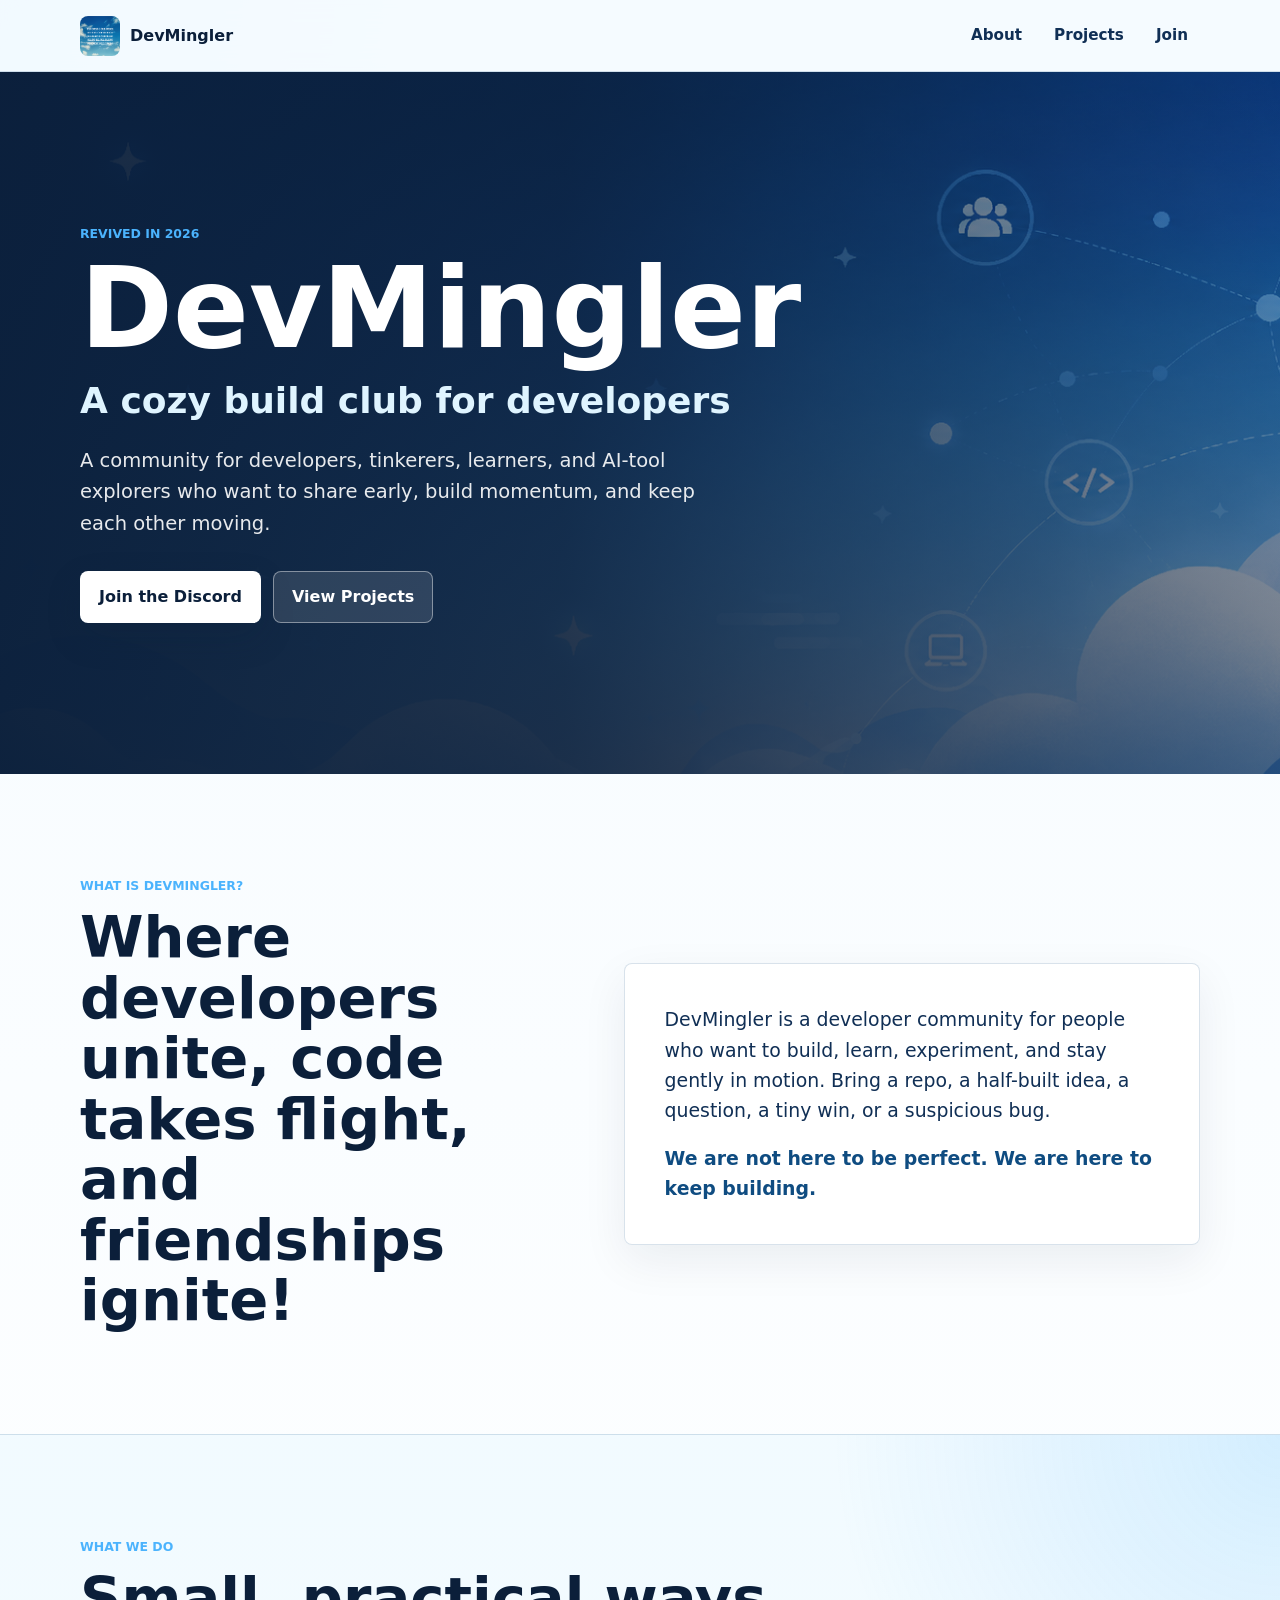
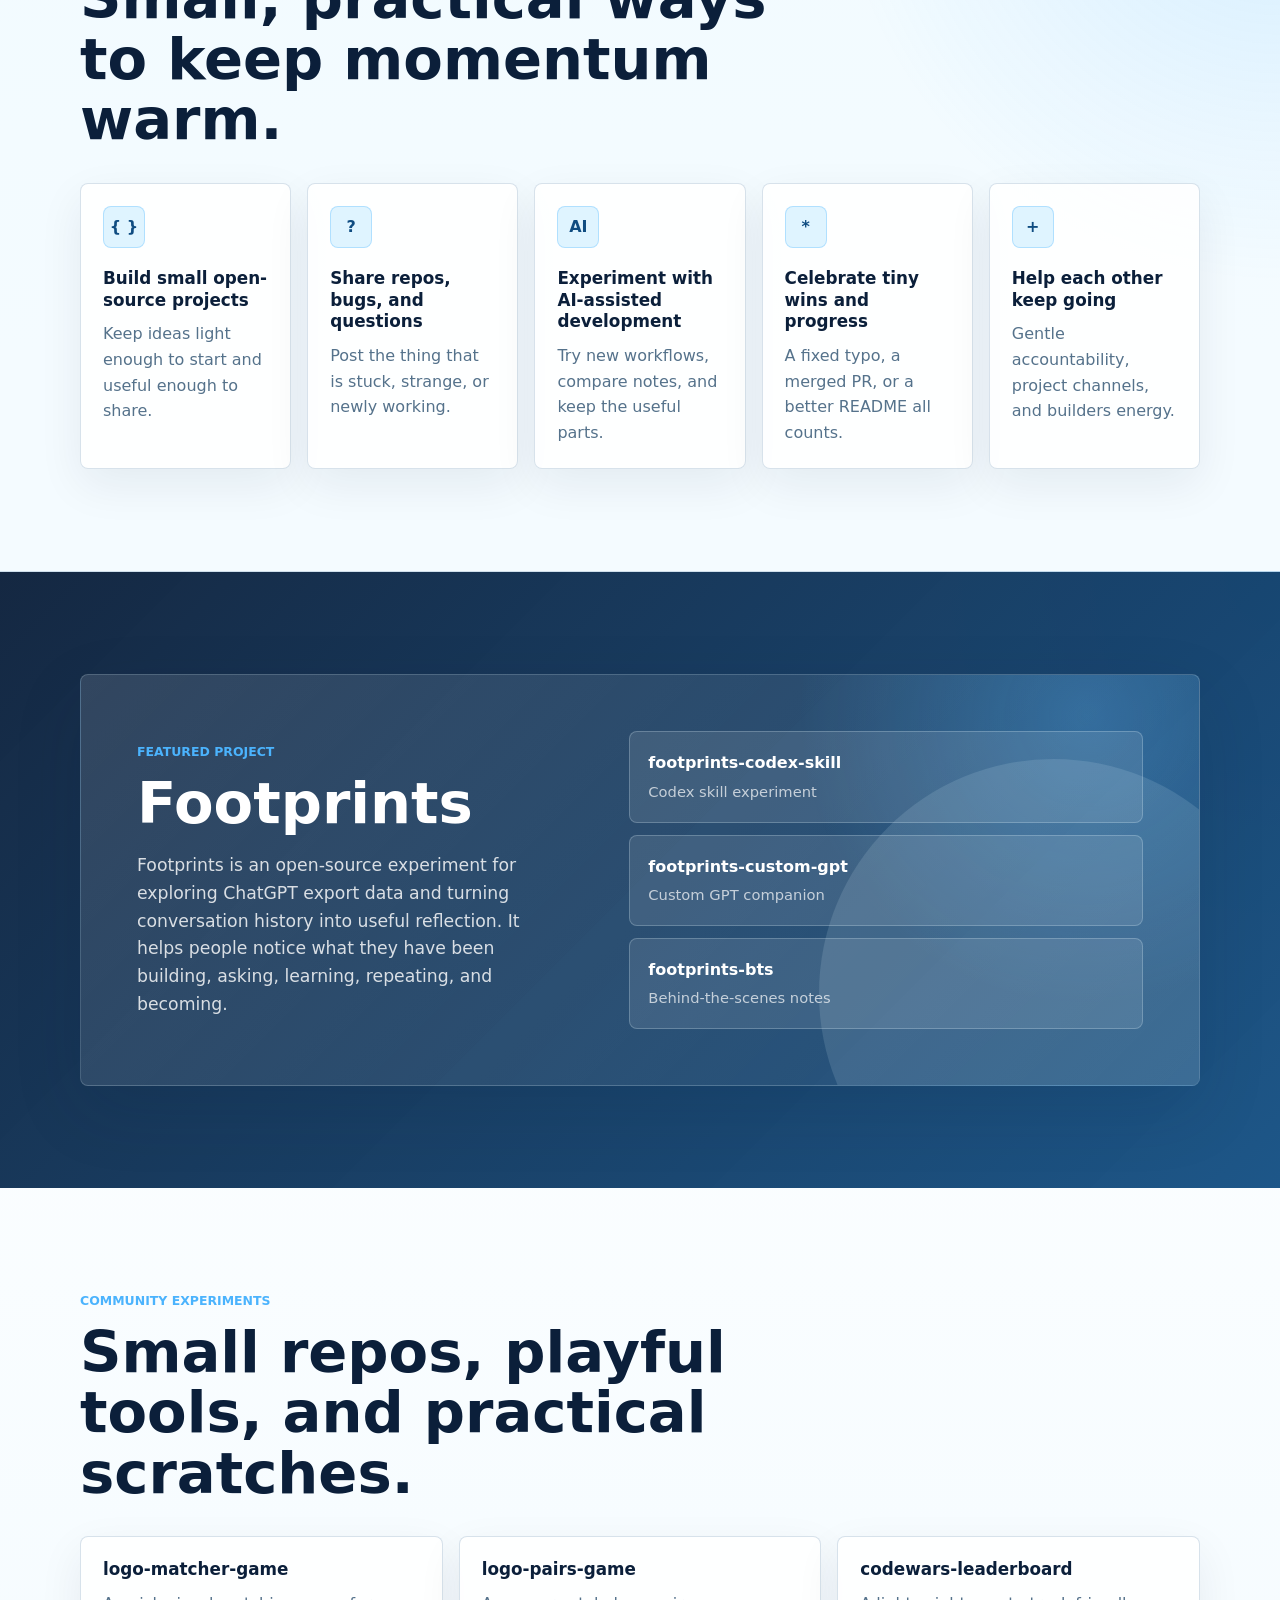
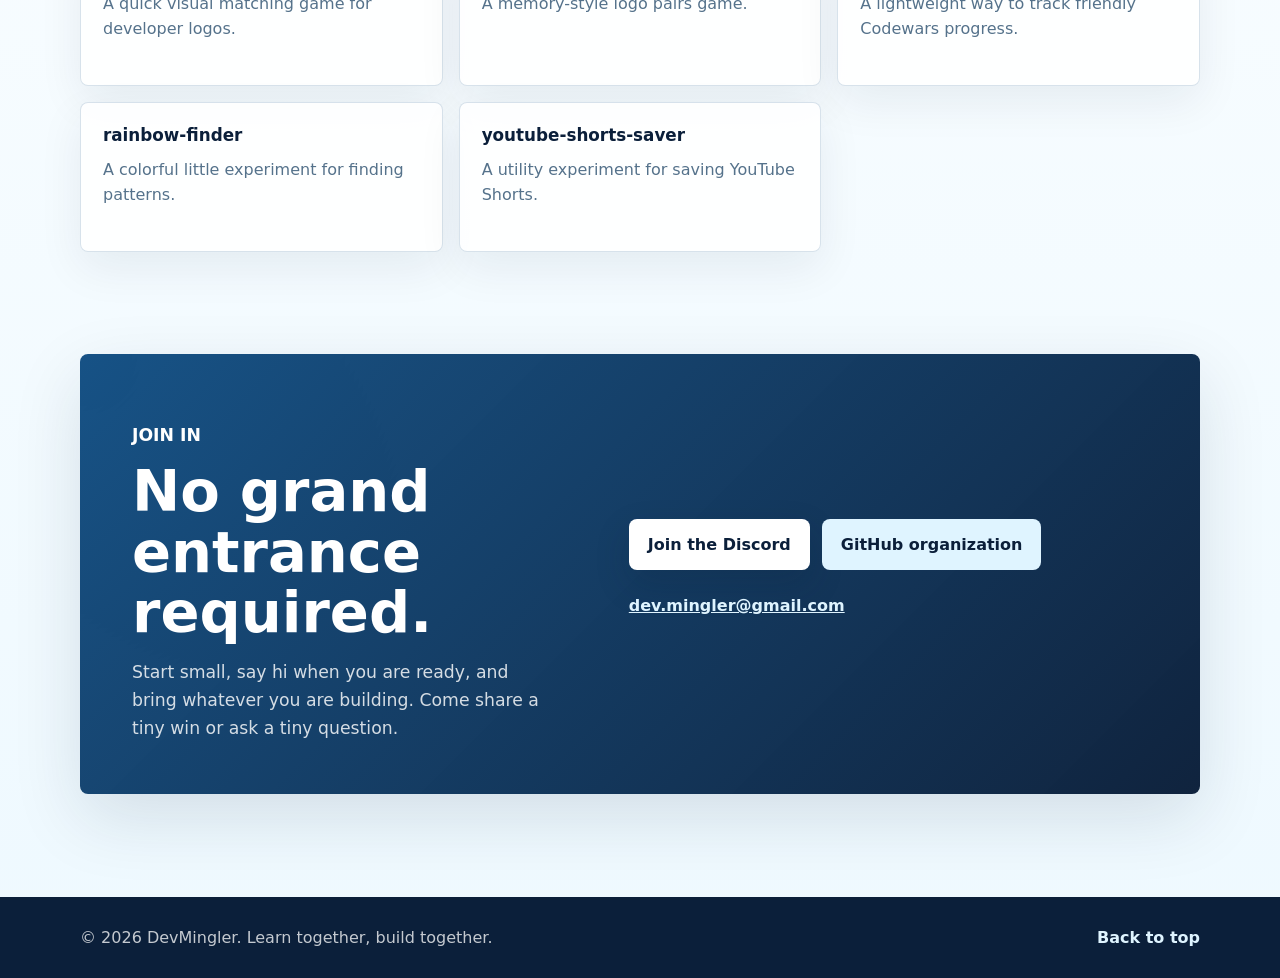
<file: index.html>
<!DOCTYPE html>
<html lang="en">
<head>
  <meta charset="UTF-8">
  <meta name="viewport" content="width=device-width, initial-scale=1">
  <title>DevMingler | A cozy build club for developers</title>
  <meta name="description" content="DevMingler is a cozy build club for developers, tinkerers, learners, and AI-tool explorers. Bring a repo, a question, a bug, or a tiny win.">
  <link rel="icon" type="image/x-icon" href="images/favicon.ico">
  <link rel="stylesheet" href="styles.css">

  <meta property="og:title" content="DevMingler">
  <meta property="og:description" content="A cozy build club for developers who want to build, learn, experiment, and share early.">
  <meta property="og:url" content="https://devmingler.github.io/">
  <meta property="og:image" content="https://raw.githubusercontent.com/DevMingler/devmingler.github.io/main/images/devmingler-banner-v2.png">
  <meta property="og:image:type" content="image/png">
  <meta property="og:site_name" content="DevMingler">
</head>
<body>
  <header class="site-header">
    <a class="brand" href="#top" aria-label="DevMingler home">
      <img src="images/devmingler-logo.png" alt="" width="40" height="40">
      <span>DevMingler</span>
    </a>
    <nav class="site-nav" aria-label="Main navigation">
      <a href="#about">About</a>
      <a href="#projects">Projects</a>
      <a href="#join">Join</a>
    </nav>
  </header>

  <main id="top">
    <section class="hero" aria-labelledby="hero-title">
      <img class="hero-image" src="images/devmingler-banner-v2.png" alt="DevMingler blue banner with code brackets, clouds, stars, and connected developer icons.">
      <div class="hero-overlay"></div>
      <div class="hero-content">
        <p class="eyebrow">Revived in 2026</p>
        <h1 id="hero-title">DevMingler</h1>
        <p class="tagline">A cozy build club for developers</p>
        <p class="hero-copy">
          A community for developers, tinkerers, learners, and AI-tool explorers
          who want to share early, build momentum, and keep each other moving.
        </p>
        <div class="hero-actions" aria-label="Primary actions">
          <a class="button button-primary" href="https://discord.com/invite/3VfcvDgzmk" target="_blank" rel="noopener">Join the Discord</a>
          <a class="button button-secondary" href="#projects">View Projects</a>
        </div>
      </div>
    </section>

    <section class="section" id="about" aria-labelledby="about-title">
      <div class="container two-column">
        <div>
          <p class="section-kicker">What is DevMingler?</p>
          <h2 id="about-title">Where developers unite, code takes flight, and friendships ignite!</h2>
        </div>
        <div class="lead-card">
          <p>
            DevMingler is a developer community for people who want to build,
            learn, experiment, and stay gently in motion. Bring a repo, a half-built
            idea, a question, a tiny win, or a suspicious bug.
          </p>
          <p>
            We are not here to be perfect. We are here to keep building.
          </p>
        </div>
      </div>
    </section>

    <section class="section soft-section" aria-labelledby="what-we-do-title">
      <div class="container">
        <div class="section-heading">
          <p class="section-kicker">What we do</p>
          <h2 id="what-we-do-title">Small, practical ways to keep momentum warm.</h2>
        </div>
        <div class="card-grid five-up">
          <article class="card">
            <span class="card-icon" aria-hidden="true">{ }</span>
            <h3>Build small open-source projects</h3>
            <p>Keep ideas light enough to start and useful enough to share.</p>
          </article>
          <article class="card">
            <span class="card-icon" aria-hidden="true">?</span>
            <h3>Share repos, bugs, and questions</h3>
            <p>Post the thing that is stuck, strange, or newly working.</p>
          </article>
          <article class="card">
            <span class="card-icon" aria-hidden="true">AI</span>
            <h3>Experiment with AI-assisted development</h3>
            <p>Try new workflows, compare notes, and keep the useful parts.</p>
          </article>
          <article class="card">
            <span class="card-icon" aria-hidden="true">*</span>
            <h3>Celebrate tiny wins and progress</h3>
            <p>A fixed typo, a merged PR, or a better README all counts.</p>
          </article>
          <article class="card">
            <span class="card-icon" aria-hidden="true">+</span>
            <h3>Help each other keep going</h3>
            <p>Gentle accountability, project channels, and builders energy.</p>
          </article>
        </div>
      </div>
    </section>

    <section class="section feature-section" id="projects" aria-labelledby="footprints-title">
      <div class="container feature-card">
        <div>
          <p class="section-kicker">Featured project</p>
          <h2 id="footprints-title">Footprints</h2>
          <p class="feature-copy">
            Footprints is an open-source experiment for exploring ChatGPT export data
            and turning conversation history into useful reflection. It helps people
            notice what they have been building, asking, learning, repeating, and becoming.
          </p>
        </div>
        <div class="project-links" aria-label="Footprints repositories">
          <a href="https://github.com/DevMingler/footprints-codex-skill" target="_blank" rel="noopener">
            <span>footprints-codex-skill</span>
            <small>Codex skill experiment</small>
          </a>
          <a href="https://github.com/DevMingler/footprints-custom-gpt" target="_blank" rel="noopener">
            <span>footprints-custom-gpt</span>
            <small>Custom GPT companion</small>
          </a>
          <a href="https://github.com/DevMingler/footprints-bts" target="_blank" rel="noopener">
            <span>footprints-bts</span>
            <small>Behind-the-scenes notes</small>
          </a>
        </div>
      </div>
    </section>

    <section class="section" aria-labelledby="experiments-title">
      <div class="container">
        <div class="section-heading">
          <p class="section-kicker">Community experiments</p>
          <h2 id="experiments-title">Small repos, playful tools, and practical scratches.</h2>
        </div>
        <div class="experiment-grid">
          <a class="experiment-card" href="https://github.com/DevMingler/logo-matcher-game" target="_blank" rel="noopener">
            <h3>logo-matcher-game</h3>
            <p>A quick visual matching game for developer logos.</p>
          </a>
          <a class="experiment-card" href="https://github.com/DevMingler/logo-pairs-game" target="_blank" rel="noopener">
            <h3>logo-pairs-game</h3>
            <p>A memory-style logo pairs game.</p>
          </a>
          <a class="experiment-card" href="https://github.com/DevMingler/codewars-leaderboard" target="_blank" rel="noopener">
            <h3>codewars-leaderboard</h3>
            <p>A lightweight way to track friendly Codewars progress.</p>
          </a>
          <a class="experiment-card" href="https://github.com/DevMingler/rainbow-finder" target="_blank" rel="noopener">
            <h3>rainbow-finder</h3>
            <p>A colorful little experiment for finding patterns.</p>
          </a>
          <a class="experiment-card" href="https://github.com/DevMingler/youtube-shorts-saver" target="_blank" rel="noopener">
            <h3>youtube-shorts-saver</h3>
            <p>A utility experiment for saving YouTube Shorts.</p>
          </a>
        </div>
      </div>
    </section>

    <section class="section join-section" id="join" aria-labelledby="join-title">
      <div class="container join-card">
        <div>
          <p class="section-kicker">Join in</p>
          <h2 id="join-title">No grand entrance required.</h2>
          <p>
            Start small, say hi when you are ready, and bring whatever you are
            building. Come share a tiny win or ask a tiny question.
          </p>
        </div>
        <div class="join-actions" aria-label="Community links">
          <a class="button button-primary" href="https://discord.com/invite/3VfcvDgzmk" target="_blank" rel="noopener">Join the Discord</a>
          <a class="button button-secondary" href="https://github.com/DevMingler" target="_blank" rel="noopener">GitHub organization</a>
          <a class="text-link" href="mailto:dev.mingler@gmail.com">dev.mingler@gmail.com</a>
        </div>
      </div>
    </section>
  </main>

  <footer class="site-footer">
    <div class="container footer-content">
      <p>&copy; 2026 DevMingler. Learn together, build together.</p>
      <a href="#top">Back to top</a>
    </div>
  </footer>
</body>
</html>
</file>
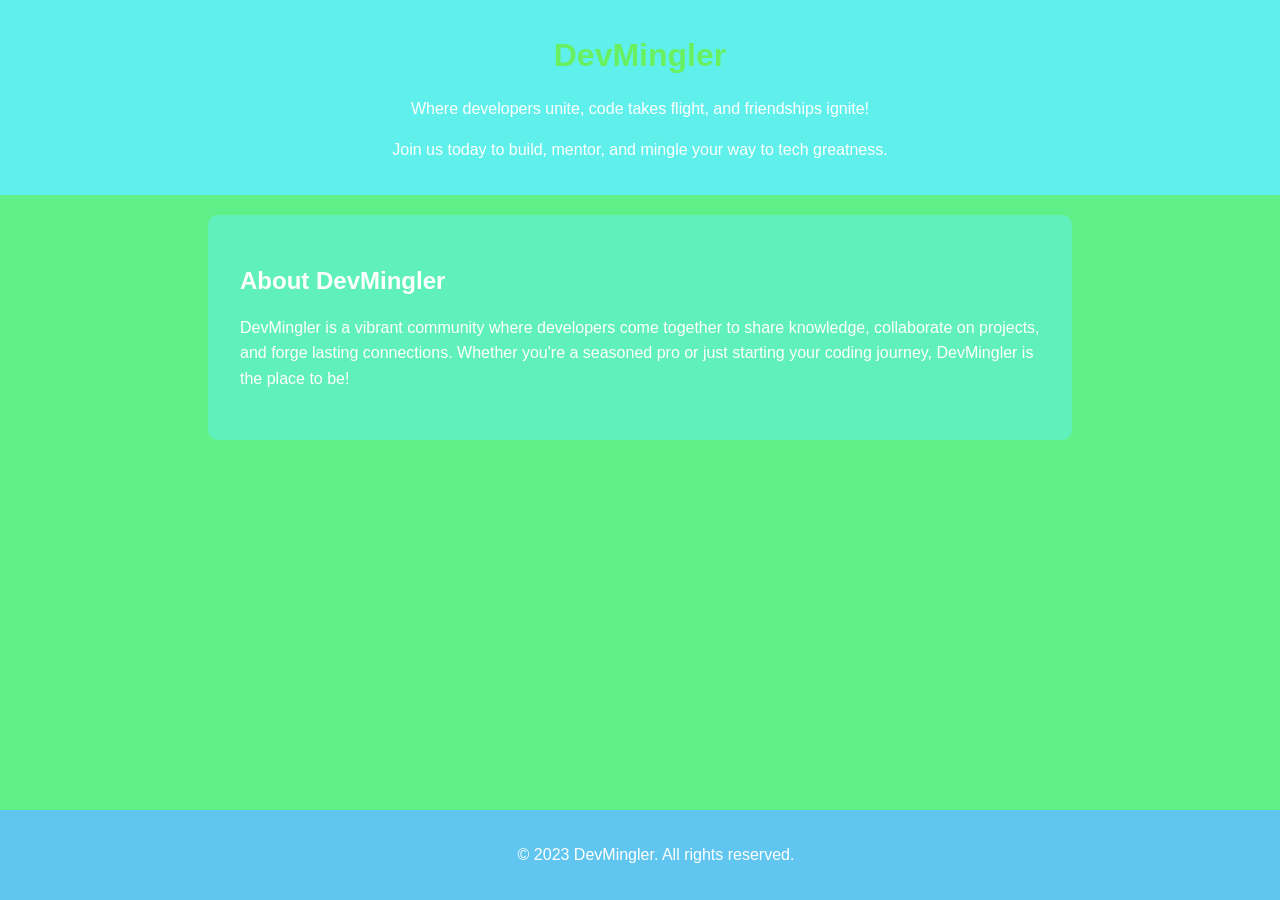
<file: resources/ChatGPT gen index for DevMingler.html>
<!DOCTYPE html>
<html lang="en">
<head>
  <meta charset="UTF-8">
  <meta name="viewport" content="width=device-width, initial-scale=1.0">
  <title>DevMingler - Unite, Code, Ignite</title>
  <style>
    body {
      font-family: 'Arial', sans-serif;
      margin: 0;
      padding: 0;
      background-color: #60F08A;
      color: #fff;
    }

    header {
      background-color: #60F0EC;
      padding: 1em;
      text-align: center;
    }

    section {
      max-width: 800px;
      margin: auto;
      padding: 2em;
      background-color: #60F0BB;
      border-radius: 10px;
      margin-top: 20px;
    }

    h1 {
      color: #68F060;
    }

    p {
      line-height: 1.6;
    }

    footer {
      background-color: #60C6F0;
      padding: 1em;
      text-align: center;
      position: fixed;
      bottom: 0;
      width: 100%;
    }
  </style>
</head>
<body>
  <header>
    <h1>DevMingler</h1>
    <p>Where developers unite, code takes flight, and friendships ignite!</p>
    <p>Join us today to build, mentor, and mingle your way to tech greatness.</p>
  </header>

  <section>
    <h2>About DevMingler</h2>
    <p>DevMingler is a vibrant community where developers come together to share knowledge, collaborate on projects, and forge lasting connections. Whether you're a seasoned pro or just starting your coding journey, DevMingler is the place to be!</p>
  </section>

  <footer>
    <p>&copy; 2023 DevMingler. All rights reserved.</p>
  </footer>
</body>
</html>
</file>
<file: styles.css>
:root {
  --deep-navy: #0b1f3a;
  --navy: #102f55;
  --rich-blue: #0f4c81;
  --sky-blue: #4bb3fd;
  --pale-blue: #dff4ff;
  --soft-background: #f5fbff;
  --white: #ffffff;
  --ink: #14324c;
  --muted: #55728b;
  --line: rgba(15, 76, 129, 0.16);
  --shadow: 0 24px 70px rgba(11, 31, 58, 0.12);
  --radius: 8px;
  --max-width: 1120px;
}

* {
  box-sizing: border-box;
}

html {
  scroll-behavior: smooth;
}

body {
  margin: 0;
  color: var(--ink);
  background:
    radial-gradient(circle at top left, rgba(75, 179, 253, 0.16), transparent 30rem),
    linear-gradient(180deg, var(--soft-background) 0%, var(--white) 52%, #eef9ff 100%);
  font-family: Inter, ui-sans-serif, system-ui, -apple-system, BlinkMacSystemFont, "Segoe UI", sans-serif;
  font-size: 16px;
  line-height: 1.6;
}

img {
  display: block;
  max-width: 100%;
}

a {
  color: inherit;
}

a:focus-visible,
button:focus-visible {
  outline: 3px solid rgba(75, 179, 253, 0.72);
  outline-offset: 4px;
}

.container {
  width: min(var(--max-width), calc(100% - 32px));
  margin: 0 auto;
}

.site-header {
  position: sticky;
  top: 0;
  z-index: 10;
  display: flex;
  align-items: center;
  justify-content: space-between;
  gap: 24px;
  min-height: 72px;
  padding: 14px max(24px, calc((100vw - var(--max-width)) / 2));
  background: rgba(245, 251, 255, 0.88);
  border-bottom: 1px solid var(--line);
  backdrop-filter: blur(16px);
}

.brand {
  display: inline-flex;
  align-items: center;
  gap: 10px;
  color: var(--deep-navy);
  font-weight: 800;
  text-decoration: none;
}

.brand img {
  width: 40px;
  height: 40px;
  border-radius: 8px;
}

.site-nav {
  display: flex;
  align-items: center;
  gap: 8px;
}

.site-nav a {
  padding: 8px 12px;
  color: var(--navy);
  font-size: 0.95rem;
  font-weight: 700;
  text-decoration: none;
  border-radius: var(--radius);
}

.site-nav a:hover {
  background: rgba(75, 179, 253, 0.13);
  color: var(--deep-navy);
}

.hero {
  position: relative;
  min-height: clamp(560px, 78vh, 760px);
  display: grid;
  align-items: center;
  overflow: hidden;
  color: var(--white);
  background: var(--deep-navy);
}

.hero-image,
.hero-overlay {
  position: absolute;
  inset: 0;
  width: 100%;
  height: 100%;
}

.hero-image {
  object-fit: cover;
  object-position: center;
}

.hero-overlay {
  background:
    linear-gradient(90deg, rgba(11, 31, 58, 0.96) 0%, rgba(11, 31, 58, 0.82) 44%, rgba(11, 31, 58, 0.22) 100%),
    linear-gradient(180deg, rgba(11, 31, 58, 0.12) 0%, rgba(11, 31, 58, 0.52) 100%);
}

.hero-content {
  position: relative;
  z-index: 1;
  width: min(var(--max-width), calc(100% - 32px));
  margin: 0 auto;
  padding: 72px 0;
}

.eyebrow,
.section-kicker {
  margin: 0 0 12px;
  color: var(--sky-blue);
  font-size: 0.78rem;
  font-weight: 800;
  letter-spacing: 0;
  text-transform: uppercase;
}

.hero h1 {
  margin: 0;
  font-size: clamp(3.5rem, 10vw, 7rem);
  line-height: 0.95;
  letter-spacing: 0;
}

.tagline {
  margin: 18px 0 0;
  color: var(--pale-blue);
  font-size: clamp(1.35rem, 3vw, 2.25rem);
  font-weight: 800;
  line-height: 1.15;
}

.hero-copy {
  max-width: 620px;
  margin: 24px 0 0;
  color: rgba(255, 255, 255, 0.9);
  font-size: clamp(1.05rem, 2vw, 1.22rem);
}

.hero-actions,
.join-actions {
  display: flex;
  flex-wrap: wrap;
  gap: 12px;
  margin-top: 32px;
}

.button {
  display: inline-flex;
  align-items: center;
  justify-content: center;
  min-height: 48px;
  padding: 12px 18px;
  font-weight: 800;
  text-decoration: none;
  border-radius: var(--radius);
  border: 1px solid transparent;
}

.button-primary {
  color: var(--deep-navy);
  background: var(--white);
  box-shadow: 0 14px 34px rgba(11, 31, 58, 0.18);
}

.button-primary:hover {
  background: var(--pale-blue);
}

.button-secondary {
  color: var(--white);
  background: rgba(255, 255, 255, 0.12);
  border-color: rgba(255, 255, 255, 0.42);
}

.button-secondary:hover {
  background: rgba(255, 255, 255, 0.22);
}

.intro-band {
  padding: 24px 0;
  background: var(--deep-navy);
  color: var(--white);
}

.status-grid {
  display: grid;
  grid-template-columns: repeat(3, 1fr);
  gap: 1px;
  overflow: hidden;
  border: 1px solid rgba(223, 244, 255, 0.18);
  border-radius: var(--radius);
  background: rgba(223, 244, 255, 0.18);
}

.status-grid div {
  min-height: 120px;
  padding: 22px;
  background: rgba(255, 255, 255, 0.08);
}

.status-number {
  display: block;
  color: var(--pale-blue);
  font-size: clamp(1.8rem, 4vw, 2.8rem);
  font-weight: 900;
  line-height: 1;
}

.status-label {
  display: block;
  margin-top: 8px;
  color: rgba(255, 255, 255, 0.78);
  font-weight: 700;
}

.section {
  padding: clamp(64px, 8vw, 104px) 0;
}

.soft-section {
  background:
    radial-gradient(circle at top right, rgba(75, 179, 253, 0.18), transparent 28rem),
    rgba(223, 244, 255, 0.35);
  border-block: 1px solid var(--line);
}

.two-column,
.feature-card,
.join-card {
  display: grid;
  grid-template-columns: minmax(0, 0.9fr) minmax(0, 1.1fr);
  gap: clamp(28px, 6vw, 72px);
  align-items: center;
}

h2 {
  margin: 0;
  color: var(--deep-navy);
  font-size: clamp(2rem, 5vw, 3.6rem);
  line-height: 1.05;
  letter-spacing: 0;
}

h3 {
  margin: 0;
  color: var(--deep-navy);
  font-size: 1.05rem;
  line-height: 1.3;
}

p {
  margin: 0;
}

.lead-card,
.card,
.experiment-card {
  border: 1px solid var(--line);
  border-radius: var(--radius);
  background: rgba(255, 255, 255, 0.86);
  box-shadow: 0 16px 46px rgba(11, 31, 58, 0.07);
}

.lead-card {
  padding: clamp(24px, 4vw, 40px);
  color: var(--navy);
  font-size: clamp(1.05rem, 2vw, 1.18rem);
}

.lead-card p + p {
  margin-top: 18px;
  color: var(--rich-blue);
  font-weight: 800;
}

.section-heading {
  max-width: 720px;
  margin-bottom: 32px;
}

.card-grid {
  display: grid;
  gap: 16px;
}

.five-up {
  grid-template-columns: repeat(5, minmax(0, 1fr));
}

.card {
  min-height: 230px;
  padding: 22px;
}

.card-icon {
  display: inline-grid;
  place-items: center;
  width: 42px;
  height: 42px;
  margin-bottom: 20px;
  color: var(--rich-blue);
  background: var(--pale-blue);
  border: 1px solid rgba(75, 179, 253, 0.32);
  border-radius: var(--radius);
  font-weight: 900;
}

.card p,
.experiment-card p {
  margin-top: 10px;
  color: var(--muted);
}

.feature-section {
  color: var(--white);
  background:
    linear-gradient(135deg, rgba(11, 31, 58, 0.96), rgba(15, 76, 129, 0.94)),
    radial-gradient(circle at top right, rgba(75, 179, 253, 0.32), transparent 24rem);
}

.feature-card {
  position: relative;
  overflow: hidden;
  padding: clamp(28px, 5vw, 56px);
  border: 1px solid rgba(223, 244, 255, 0.2);
  border-radius: var(--radius);
  background:
    linear-gradient(135deg, rgba(255, 255, 255, 0.12), rgba(255, 255, 255, 0.04)),
    radial-gradient(circle at 90% 10%, rgba(75, 179, 253, 0.28), transparent 18rem);
  box-shadow: var(--shadow);
}

.feature-card::before {
  content: "";
  position: absolute;
  inset: auto -8% -35% auto;
  width: 42%;
  aspect-ratio: 1;
  border-radius: 999px;
  background: rgba(223, 244, 255, 0.13);
}

.feature-card h2,
.feature-card h3 {
  color: var(--white);
}

.feature-copy {
  margin-top: 18px;
  color: rgba(255, 255, 255, 0.82);
  font-size: 1.08rem;
}

.project-links {
  position: relative;
  display: grid;
  gap: 12px;
}

.project-links a {
  display: block;
  padding: 18px;
  color: var(--white);
  text-decoration: none;
  border: 1px solid rgba(223, 244, 255, 0.24);
  border-radius: var(--radius);
  background: rgba(255, 255, 255, 0.1);
}

.project-links a:hover {
  background: rgba(255, 255, 255, 0.17);
}

.project-links span {
  display: block;
  font-weight: 900;
}

.project-links small {
  display: block;
  margin-top: 4px;
  color: rgba(255, 255, 255, 0.7);
  font-size: 0.92rem;
}

.experiment-grid {
  display: grid;
  grid-template-columns: repeat(3, minmax(0, 1fr));
  gap: 16px;
}

.experiment-card {
  min-height: 150px;
  padding: 22px;
  text-decoration: none;
  transition: transform 160ms ease, box-shadow 160ms ease, border-color 160ms ease;
}

.experiment-card:hover {
  transform: translateY(-2px);
  border-color: rgba(75, 179, 253, 0.46);
  box-shadow: 0 20px 52px rgba(11, 31, 58, 0.11);
}

.join-section {
  padding-top: 0;
}

.join-card {
  padding: clamp(28px, 5vw, 52px);
  color: var(--white);
  border-radius: var(--radius);
  background:
    linear-gradient(135deg, rgba(15, 76, 129, 0.96), rgba(11, 31, 58, 0.98)),
    radial-gradient(circle at top left, rgba(75, 179, 253, 0.28), transparent 22rem);
  box-shadow: var(--shadow);
}

.join-card h2,
.join-card .section-kicker {
  color: var(--white);
}

.join-card p {
  margin-top: 16px;
  color: rgba(255, 255, 255, 0.82);
  font-size: 1.08rem;
}

.join-actions {
  justify-content: flex-start;
  margin-top: 0;
}

.join-actions .button-secondary {
  color: var(--deep-navy);
  background: var(--pale-blue);
  border-color: transparent;
}

.join-actions .button-secondary:hover {
  background: var(--white);
}

.text-link {
  display: inline-flex;
  align-items: center;
  min-height: 48px;
  color: var(--pale-blue);
  font-weight: 800;
}

.site-footer {
  padding: 28px 0;
  color: rgba(255, 255, 255, 0.76);
  background: var(--deep-navy);
}

.footer-content {
  display: flex;
  align-items: center;
  justify-content: space-between;
  gap: 20px;
}

.footer-content a {
  color: var(--pale-blue);
  font-weight: 800;
  text-decoration: none;
}

.footer-content a:hover {
  text-decoration: underline;
}

@media (max-width: 980px) {
  .five-up,
  .experiment-grid {
    grid-template-columns: repeat(2, minmax(0, 1fr));
  }

  .two-column,
  .feature-card,
  .join-card {
    grid-template-columns: 1fr;
  }
}

@media (max-width: 720px) {
  .site-header {
    position: static;
    align-items: flex-start;
    padding: 14px 16px;
  }

  .site-nav {
    flex-wrap: wrap;
    justify-content: flex-end;
  }

  .hero {
    min-height: 640px;
  }

  .hero-image {
    object-position: 45% center;
  }

  .hero-overlay {
    background:
      linear-gradient(180deg, rgba(11, 31, 58, 0.9) 0%, rgba(11, 31, 58, 0.68) 55%, rgba(11, 31, 58, 0.38) 100%);
  }

  .hero-content {
    align-self: start;
    padding-top: 64px;
  }

  .status-grid,
  .five-up,
  .experiment-grid {
    grid-template-columns: 1fr;
  }

  .card {
    min-height: auto;
  }

  .join-actions {
    gap: 10px;
  }

  .button,
  .text-link {
    width: 100%;
  }

  .footer-content {
    align-items: flex-start;
    flex-direction: column;
  }
}

@media (max-width: 480px) {
  .site-header {
    gap: 12px;
  }

  .brand span {
    display: none;
  }

  .site-nav a {
    padding: 7px 9px;
    font-size: 0.9rem;
  }

  .hero h1 {
    font-size: clamp(3rem, 17vw, 4.4rem);
  }
}
</file>
